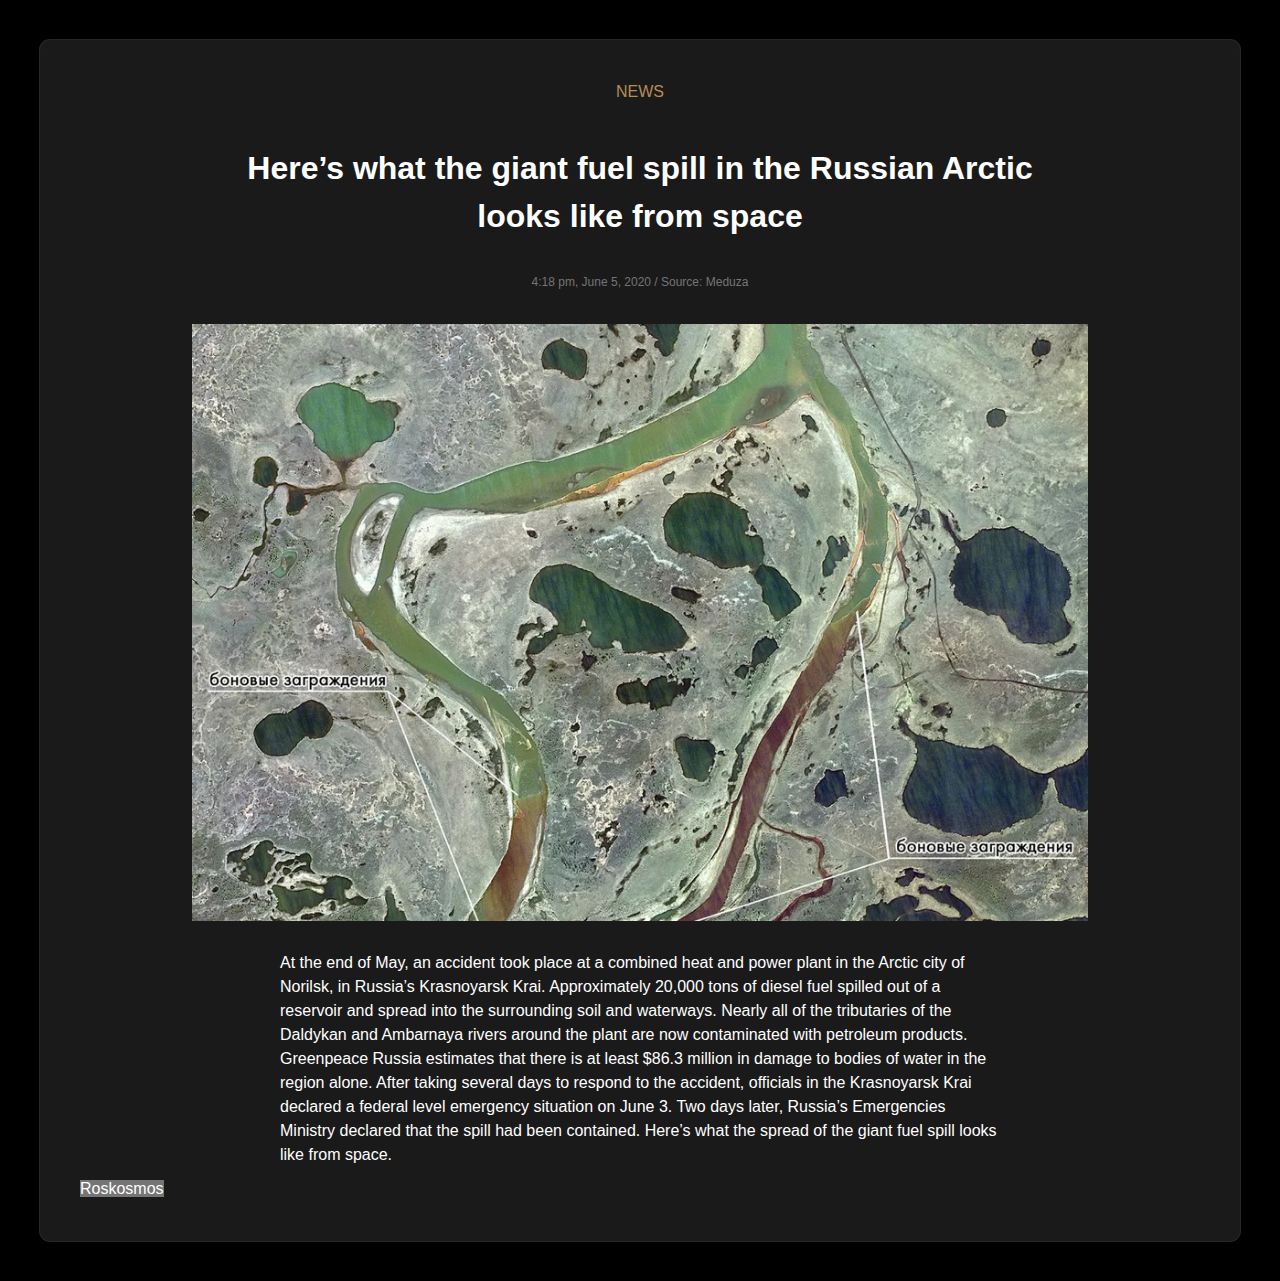
<file: meduza/index.html>
<!DOCTYPE html>
<html lang="en">

<head>
    <meta charset="UTF-8">
    <meta http-equiv="X-UA-Compatible" content="IE=edge">
    <meta name="viewport" content="width=device-width, initial-scale=1.0">
    <title>Document</title>
    <link rel="stylesheet" href="css/style.css">
</head>

<body>
    <div class="container">
        <article>
            
            <div class="category"> news </div>

            <h1>Here’s what the giant fuel spill in the Russian Arctic<br> looks like from space </h1>

            <p class="time-code"> 4:18 pm, June 5, 2020 / Source: Meduza</p>

            <img src="images/gKYmtwnGWH2cD-wbDOQncg.webp" alt="Russian Map">
            <p>
                At the end of May, an accident took place at a combined heat and power plant in the Arctic city of
                Norilsk, in Russia’s Krasnoyarsk Krai. Approximately 20,000 tons of diesel fuel spilled out of a
                reservoir and spread into the surrounding soil and waterways. Nearly all of the tributaries of the
                Daldykan and Ambarnaya rivers around the plant are now contaminated with petroleum products. Greenpeace
                Russia estimates that there is at least $86.3 million in damage to bodies of water in the region alone.
                After taking several days to respond to the accident, officials in the Krasnoyarsk Krai declared a
                federal level emergency situation on June 3. Two days later, Russia’s Emergencies Ministry declared that
                the spill had been contained. Here’s what the spread of the giant fuel spill looks like from space.</p>
            <span class="tag">Roskosmos </span>

        </article>
    </div>
</body>

</html>
</file>
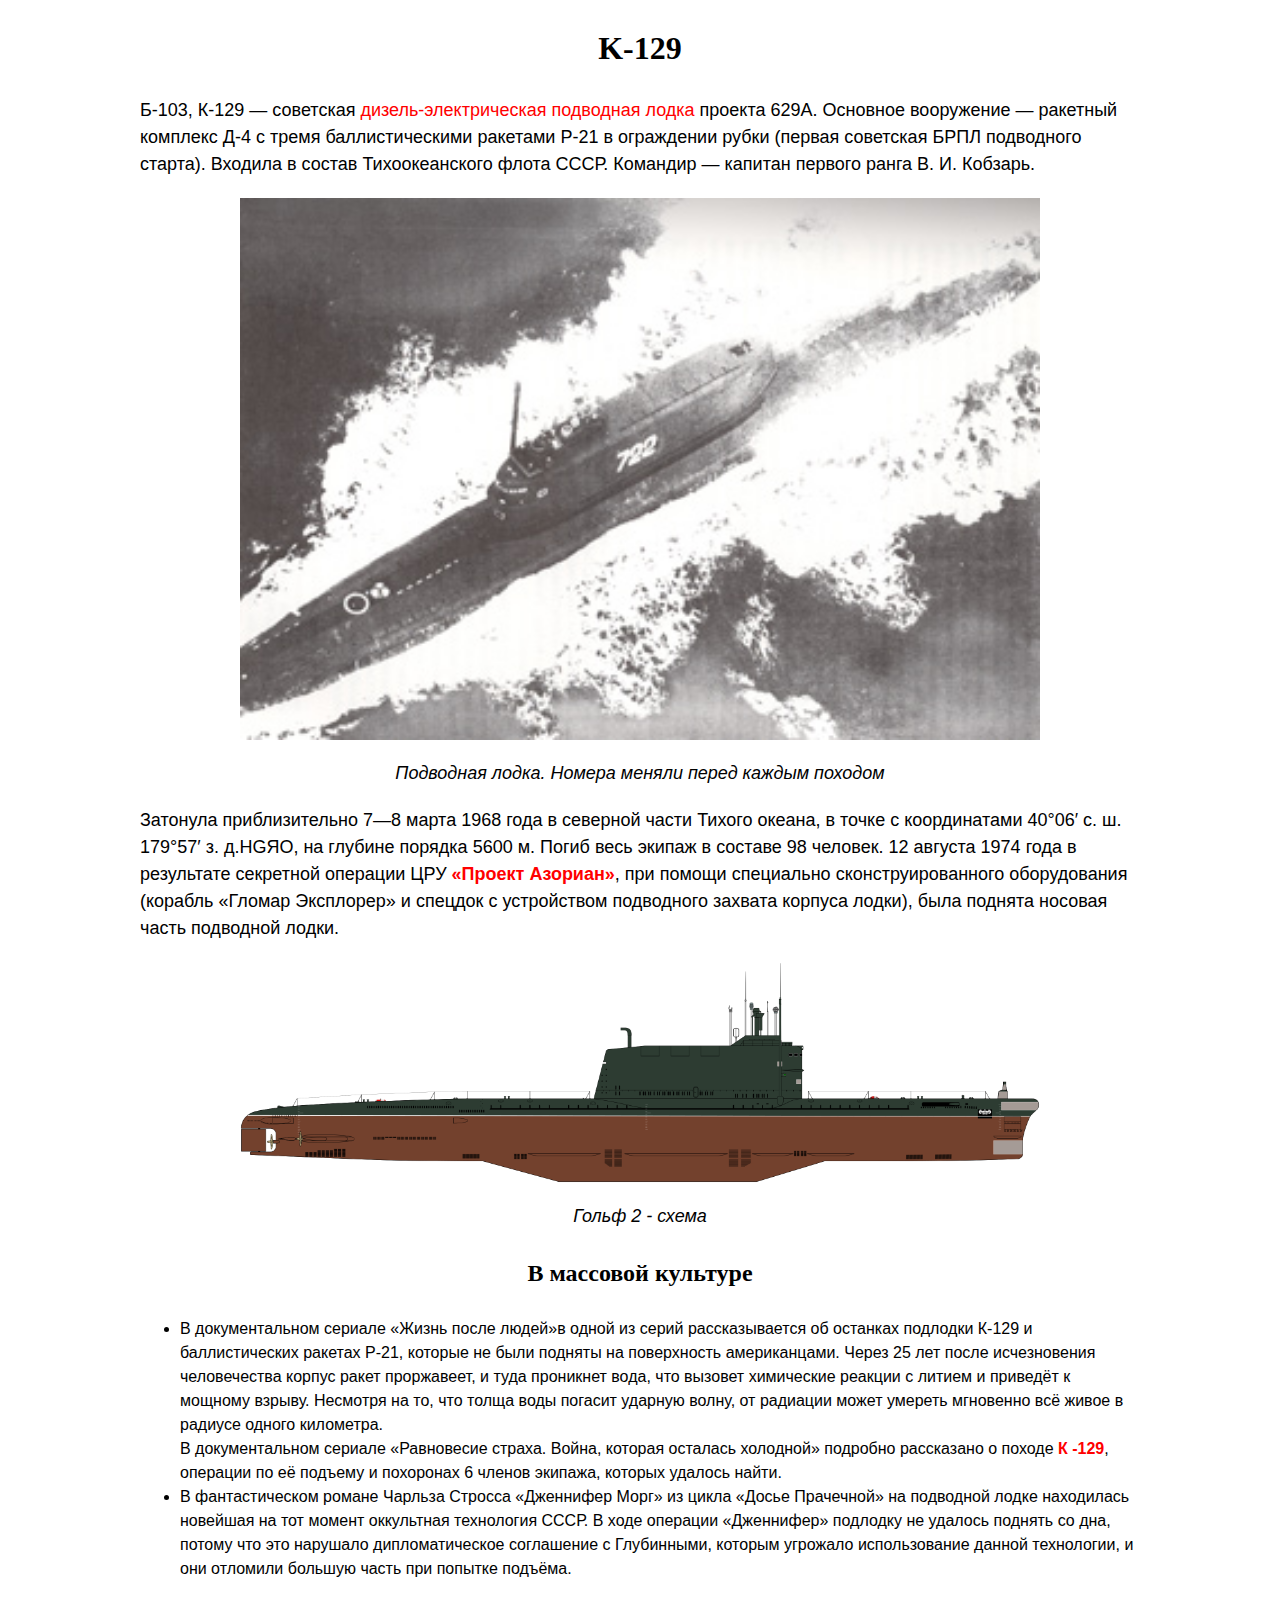
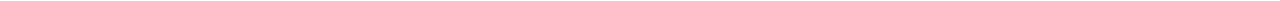
<file: unit_03/unit_03.html>
<!DOCTYPE html>
<html lang="ru">
<head>
    <meta charset="UTF-8">
    <meta http-equiv="X-UA-Compatible" content="IE=edge">
    <meta name="viewport" content="width=device-width, initial-scale=1.0">
    <title>K-129</title>
    <link rel="stylesheet" href="css/unit_03.css">
</head>

<body>
<div class="container">


<h1>K-129</h1>   

<p>Б-103, К-129 — советская <span class="text-red">дизель-электрическая подводная лодка</span> проекта 629А.
Основное вооружение —
ракетный комплекс Д-4 с тремя баллистическими ракетами Р-21 в ограждении рубки (первая советская БРПЛ 
подводного старта). Входила в состав Тихоокеанского флота СССР. Командир — капитан первого ранга В. И.
Кобзарь. </p>

<img src="images/Soviet_ballistic_missile_submarine_K-129.jpg" alt="Подводная лодка " class="image-boat">  

<p class=" img-description">Подводная лодка. Номера меняли перед каждым походом</p>
<p>Затонула приблизительно 7—8 марта 1968 года в северной части Тихого океана, в точке с координатами 40°06′
с. ш. 179°57′ з. д.HGЯO, на глубине порядка 5600 м. Погиб весь экипаж в составе 98 человек.
12 августа 1974 года в результате секретной операции ЦРУ <span class="text-red text-bold">«Проект
Азориан»</span>, при помощи специально
сконструированного оборудования (корабль «Гломар Эксплорер» и спецдок с устройством подводного захвата
корпуса лодки), была поднята носовая часть подводной лодки. </p>

<img src="images/Golf_II_class_SSB_629A_project.svg.png" alt="Гольф-2" class="image-boat"> 

<p class=" img-description">Гольф 2 - схема </p>

<h2>В массовой культуре</h2>


<ul>
<li>В документальном сериале <span class="text=bold"> «Жизнь после людей»</span>в одной из серий
рассказывается об останках подлодки
К-129 и баллистических ракетах Р-21, которые не были подняты на
поверхность американцами. Через 25
лет после исчезновения человечества корпус ракет проржавеет, и туда проникнет вода, что вызовет
химические реакции с литием и приведёт к мощному взрыву. Несмотря на то, что толща воды погасит
ударную волну, от радиации может умереть мгновенно всё живое в радиусе одного километра. </li>



В документальном сериале «Равновесие страха. Война, которая осталась холодной» подробно рассказано о
походе <span class="text-bold text-red">К -129</span>, операции по её подъему и похоронах 6 членов
экипажа, которых удалось найти.</li>


<li>В фантастическом романе Чарльза Стросса «Дженнифер Морг» из цикла «Досье Прачечной» на подводной
лодке находилась новейшая на тот момент оккультная технология СССР. В ходе операции «Дженнифер»
подлодку не удалось поднять со дна, потому что это нарушало дипломатическое соглашение с Глубинными,
которым угрожало использование данной технологии, и они отломили большую часть при попытке подъёма.</li>
</ul>

</div>
</body>
</html>
</file>
<file: meduza/css/style.css>
* {
    margin: 0 auto;
}

html {
    background-color: #000;
    color: #fff;
    font-family: Arial, sans-serif;
    line-height: 150%;
}

.container {
    max-width: 1200px;
    margin: 40px auto 40px auto;
}

article {
    background-color: #1a1a1a;
    box-shadow: 0 0 0 1px #272727;
    padding: 40px;
    border-radius: 10px;
}

.category {
    color: #b88b59;
    text-transform: uppercase;
    margin-bottom: 20px;
    text-align: center;
}

h1 {
    font-size: 32px;
    text-align: center;
    margin: 40px 40px 20px 40px;
    line-height: 150%;
}

.time-code {
    color: #757575;
    font-size: 12px;
    text-align: center;
}

img {
    display: block;
    max-width: 80%;
    margin: 20px auto;
}

p {
    padding: 10px 200px;
}

.tag {
    background-color: #757575;
}
</file>
<file: unit_03/css/unit_03.css>
* {
    margin: 0 auto;
}

.container {
    max-width: 1000px;
    margin: 20px auto 20px auto;
}

h1, h2 {
    font-weight: bold;
    font-size: 24px;
    font-family: Impact, serif;
    text-align: center;
    margin: 30px 0px 30px 0px;
}

h1 {
    font-size: 32px;
}

p {
    font-family: Arial, sans-serif;
    font-size: 18px;
    line-height: 150%;
}

.image-boat {
    width: 80%;
    margin: 20px auto 20px auto;
    display: block;
}

.img-description {
    text-align: center;
    font-style: italic;
    margin: 20px 0px 20px 0px;
}

ul, li {
    font-family: Arial, sans-serif;
    line-height: 150%;
}

.text-red {
    color:red;
    
}
.text-bold { 
    font-weight: bold;
    color:red;
}
</file>
